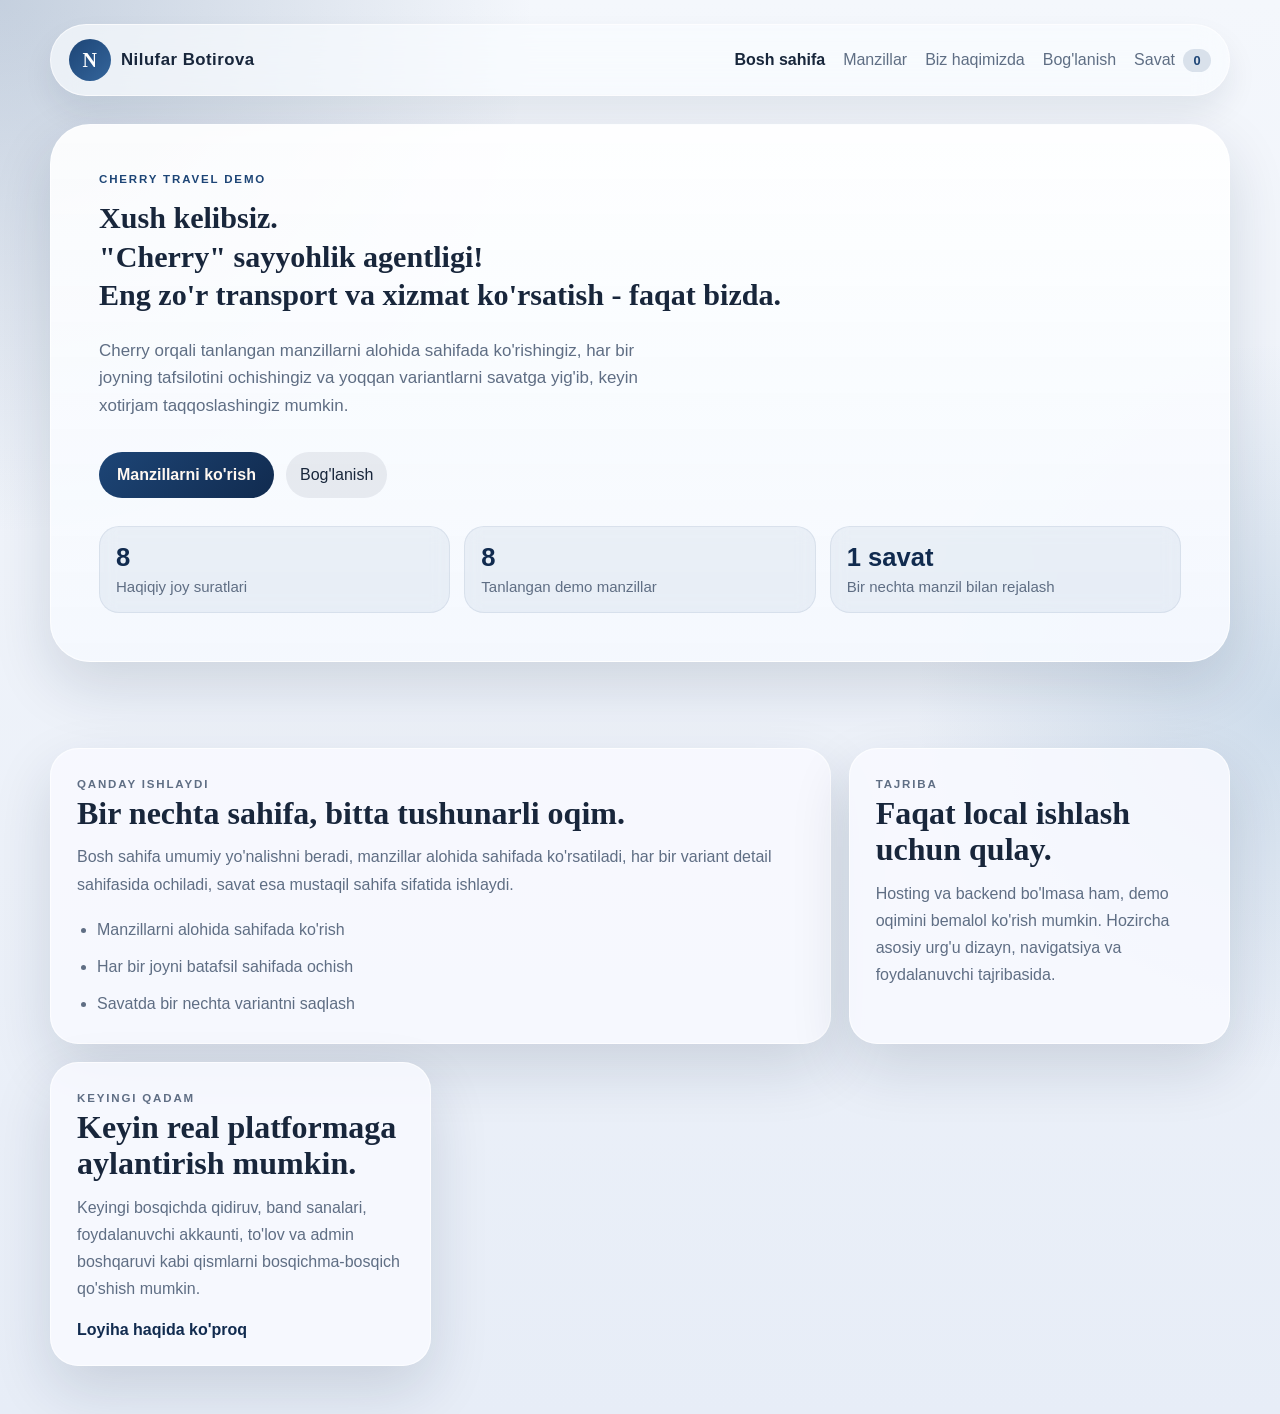
<file: index.html>
<!DOCTYPE html>
<html lang="uz">
<head>
  <meta charset="UTF-8">
  <meta name="viewport" content="width=device-width, initial-scale=1.0">
  <title>Cherry | Mahalliy Sayohat Bron Demo</title>
  <meta
    name="description"
    content="Cherry tanlangan yo'nalishlar, haqiqiy joy suratlari va oddiy savat bilan ishlaydigan mahalliy sayohat va bron demo saytidir."
  >
  <link rel="stylesheet" href="styles.css">
</head>
<body>
  <div class="page-shell">
    <header class="site-header">
      <a class="brand" href="index.html" aria-label="Cherry bosh sahifa">
        <span class="brand-mark">N</span>
        <span class="brand-text">Nilufar Botirova</span>
      </a>

      <nav class="site-nav" aria-label="Asosiy navigatsiya">
        <a href="index.html" aria-current="page">Bosh sahifa</a>
        <a href="places.html">Manzillar</a>
        <a href="about.html">Biz haqimizda</a>
        <a href="contact.html">Bog'lanish</a>
        <a href="cart.html">Savat <span id="nav-cart-count" class="nav-count">0</span></a>
      </nav>
    </header>

    <main id="top" class="home-main">
      <section class="hero home-hero">
        <div class="hero-copy home-hero-copy">
          <p class="eyebrow">Cherry Travel Demo</p>
          <h1 class="hero-title-compact">Xush kelibsiz.<br>"Cherry" sayyohlik agentligi!<br>Eng zo'r transport va xizmat ko'rsatish - faqat bizda.</h1>
          <p class="hero-text">
            Cherry orqali tanlangan manzillarni alohida sahifada ko'rishingiz, har bir joyning
            tafsilotini ochishingiz va yoqqan variantlarni savatga yig'ib, keyin xotirjam
            taqqoslashingiz mumkin.
          </p>

          <div class="hero-actions">
            <a class="primary-button" href="places.html">Manzillarni ko'rish</a>
            <a class="ghost-button" href="contact.html">Bog'lanish</a>
          </div>

          <div class="hero-stats" aria-label="Asosiy ko'rsatkichlar">
            <article>
              <strong>8</strong>
              <span>Haqiqiy joy suratlari</span>
            </article>
            <article>
              <strong>8</strong>
              <span>Tanlangan demo manzillar</span>
            </article>
            <article>
              <strong>1 savat</strong>
              <span>Bir nechta manzil bilan rejalash</span>
            </article>
          </div>
        </div>
      </section>

      <section class="home-panels" aria-label="Cherry imkoniyatlari">
        <article class="home-panel home-panel-wide">
          <p class="eyebrow">Qanday Ishlaydi</p>
          <h2 class="home-panel-title-exact">Bir nechta sahifa, bitta tushunarli oqim.</h2>
          <p>
            Bosh sahifa umumiy yo'nalishni beradi, manzillar alohida sahifada ko'rsatiladi,
            har bir variant detail sahifasida ochiladi, savat esa mustaqil sahifa sifatida ishlaydi.
          </p>
          <ul class="home-panel-list">
            <li>Manzillarni alohida sahifada ko'rish</li>
            <li>Har bir joyni batafsil sahifada ochish</li>
            <li>Savatda bir nechta variantni saqlash</li>
          </ul>
        </article>

        <article class="home-panel">
          <p class="eyebrow">Tajriba</p>
          <h2 class="home-panel-title-exact">Faqat local ishlash uchun qulay.</h2>
          <p>
            Hosting va backend bo'lmasa ham, demo oqimini bemalol ko'rish mumkin.
            Hozircha asosiy urg'u dizayn, navigatsiya va foydalanuvchi tajribasida.
          </p>
        </article>

        <article class="home-panel">
          <p class="eyebrow">Keyingi Qadam</p>
          <h2 class="home-panel-title-exact">Keyin real platformaga aylantirish mumkin.</h2>
          <p>
            Keyingi bosqichda qidiruv, band sanalari, foydalanuvchi akkaunti, to'lov va admin
            boshqaruvi kabi qismlarni bosqichma-bosqich qo'shish mumkin.
          </p>
          <a class="text-link" href="about.html">Loyiha haqida ko'proq</a>
        </article>
      </section>
    </main>
  </div>
  <script>
    const cartIds = JSON.parse(localStorage.getItem("cherry-cart-ids") || "[]");
    const navCartCount = document.getElementById("nav-cart-count");
    if (navCartCount) {
      navCartCount.textContent = String(cartIds.length);
    }
  </script>
</body>
</html>
</file>
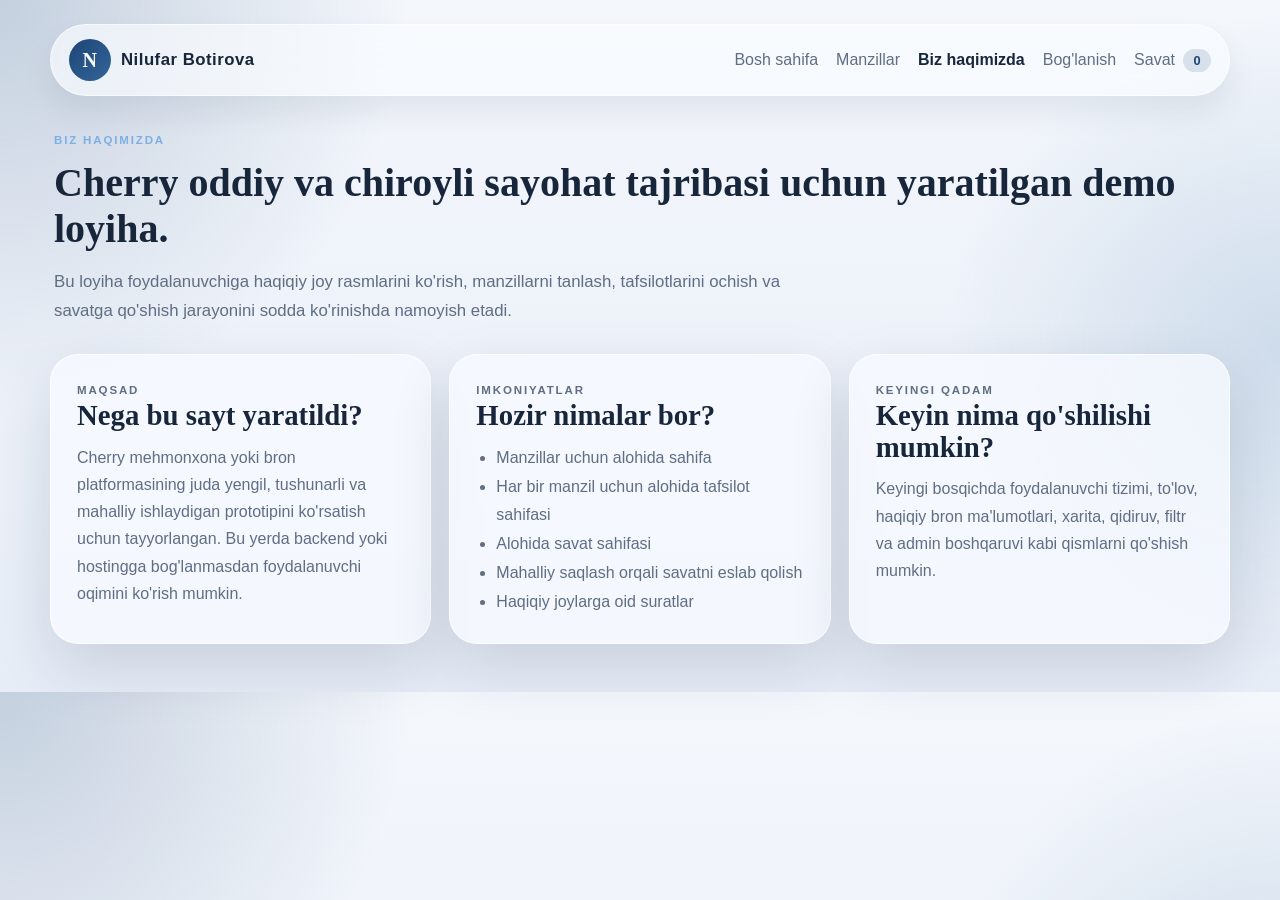
<file: about.html>
<!DOCTYPE html>
<html lang="uz">
<head>
  <meta charset="UTF-8">
  <meta name="viewport" content="width=device-width, initial-scale=1.0">
  <title>Cherry | Biz Haqimizda</title>
  <meta
    name="description"
    content="Cherry haqida ma'lumot, loyiha maqsadi va ushbu mahalliy sayohat demo saytining vazifalari."
  >
  <link rel="stylesheet" href="styles.css">
</head>
<body>
  <div class="page-shell">
    <header class="site-header">
      <a class="brand" href="index.html" aria-label="Cherry bosh sahifa">
        <span class="brand-mark">N</span>
        <span class="brand-text">Nilufar Botirova</span>
      </a>

      <nav class="site-nav" aria-label="Asosiy navigatsiya">
        <a href="index.html">Bosh sahifa</a>
        <a href="places.html">Manzillar</a>
        <a href="about.html" aria-current="page">Biz haqimizda</a>
        <a href="contact.html">Bog'lanish</a>
        <a href="cart.html">Savat <span id="nav-cart-count" class="nav-count">0</span></a>
      </nav>
    </header>

    <main class="about-page-main">
      <section class="about-hero">
        <p class="eyebrow">Biz Haqimizda</p>
        <h1 class="page-title-exact">Cherry oddiy va chiroyli sayohat tajribasi uchun yaratilgan demo loyiha.</h1>
        <p class="about-lead">
          Bu loyiha foydalanuvchiga haqiqiy joy rasmlarini ko'rish, manzillarni tanlash,
          tafsilotlarini ochish va savatga qo'shish jarayonini sodda ko'rinishda namoyish etadi.
        </p>
      </section>

      <section class="about-grid">
        <article class="about-card">
          <p class="eyebrow">Maqsad</p>
          <h2>Nega bu sayt yaratildi?</h2>
          <p>
            Cherry mehmonxona yoki bron platformasining juda yengil, tushunarli va mahalliy ishlaydigan
            prototipini ko'rsatish uchun tayyorlangan. Bu yerda backend yoki hostingga bog'lanmasdan
            foydalanuvchi oqimini ko'rish mumkin.
          </p>
        </article>

        <article class="about-card">
          <p class="eyebrow">Imkoniyatlar</p>
          <h2>Hozir nimalar bor?</h2>
          <ul class="about-list">
            <li>Manzillar uchun alohida sahifa</li>
            <li>Har bir manzil uchun alohida tafsilot sahifasi</li>
            <li>Alohida savat sahifasi</li>
            <li>Mahalliy saqlash orqali savatni eslab qolish</li>
            <li>Haqiqiy joylarga oid suratlar</li>
          </ul>
        </article>

        <article class="about-card">
          <p class="eyebrow">Keyingi Qadam</p>
          <h2>Keyin nima qo'shilishi mumkin?</h2>
          <p>
            Keyingi bosqichda foydalanuvchi tizimi, to'lov, haqiqiy bron ma'lumotlari, xarita,
            qidiruv, filtr va admin boshqaruvi kabi qismlarni qo'shish mumkin.
          </p>
        </article>
      </section>
    </main>
  </div>

  <script>
    const cartIds = JSON.parse(localStorage.getItem("cherry-cart-ids") || "[]");
    const navCartCount = document.getElementById("nav-cart-count");
    if (navCartCount) {
      navCartCount.textContent = String(cartIds.length);
    }
  </script>
</body>
</html>
</file>
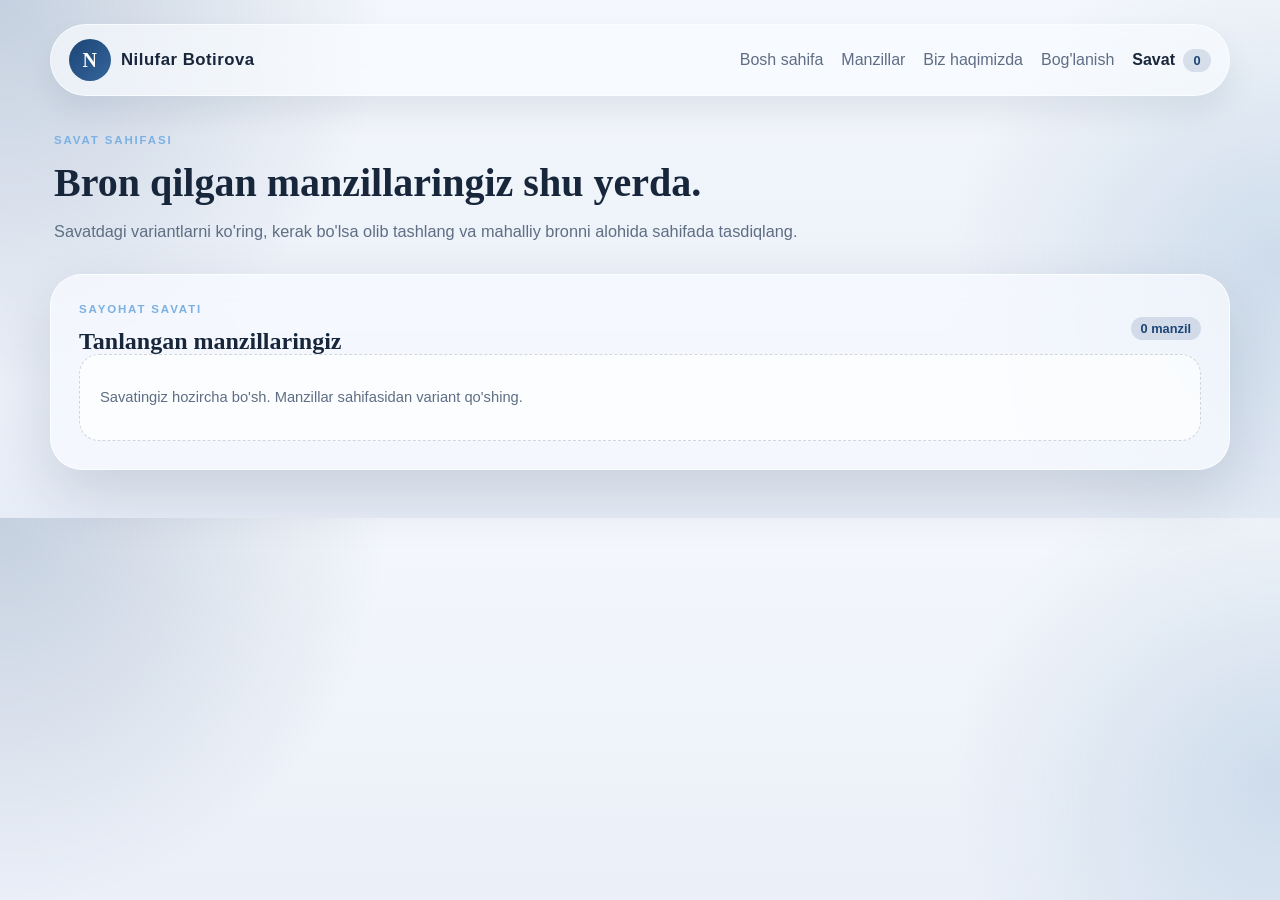
<file: cart.html>
<!DOCTYPE html>
<html lang="uz">

<head>
  <meta charset="UTF-8">
  <meta name="viewport" content="width=device-width, initial-scale=1.0">
  <title>Cherry | Savat</title>
  <meta name="description"
    content="Cherry savat sahifasida tanlangan manzillarni ko'ring, olib tashlang va mahalliy bronni tasdiqlang.">
  <link rel="stylesheet" href="styles.css">
</head>

<body>
  <div class="page-shell">
    <header class="site-header">
      <a class="brand" href="index.html" aria-label="Cherry bosh sahifa">
        <span class="brand-mark">N</span>
        <span class="brand-text">Nilufar Botirova</span>
      </a>

      <nav class="site-nav" aria-label="Asosiy navigatsiya">
        <a href="index.html">Bosh sahifa</a>
        <a href="places.html">Manzillar</a>
        <a href="about.html">Biz haqimizda</a>
        <a href="contact.html">Bog'lanish</a>
        <a href="cart.html" aria-current="page">Savat <span id="nav-cart-count" class="nav-count">0</span></a>
      </nav>
    </header>

    <main class="cart-page-main">
      <section class="cart-page-intro">
        <p class="eyebrow">Savat Sahifasi</p>
        <h1 class="page-title-exact">Bron qilgan manzillaringiz shu yerda.</h1>
        <p class="cart-page-text">
          Savatdagi variantlarni ko'ring, kerak bo'lsa olib tashlang va mahalliy bronni alohida sahifada tasdiqlang.
        </p>
      </section>

      <section class="cart-page-section">
        <div class="booking-panel booking-panel-page" aria-labelledby="booking-title">
          <div class="booking-header">
            <div>
              <p class="eyebrow">Sayohat Savati</p>
              <h2 id="booking-title">Tanlangan manzillaringiz</h2>
            </div>
            <span id="cart-count-pill" class="cart-count-pill">0 manzil</span>
          </div>

          <div id="booking-empty" class="booking-empty">
            <p>Savatingiz hozircha bo'sh. Manzillar sahifasidan variant qo'shing.</p>
          </div>

          <div id="booking-content" class="booking-content hidden">
            <div id="cart-items" class="cart-items"></div>

            <div class="booking-details">
              <div>
                <span>Tanlanganlar</span>
                <strong id="booking-count">0 manzil</strong>
              </div>
              <div>
                <span>Boshlang'ich jami</span>
                <strong id="booking-total">$0 / tuniga</strong>
              </div>
            </div>

            <div class="cart-actions">
              <button id="clear-booking" class="ghost-button" type="button">Savatni tozalash</button>
              <button id="confirm-booking" class="primary-button" type="button">Administrator orqali tasdiqlash</button>
            </div>
            <p id="booking-message" class="booking-message" role="status" aria-live="polite"></p>
          </div>
        </div>
      </section>
    </main>
  </div>

  <script src="stays-data.js"></script>
  <script src="cart.js"></script>
</body>

</html>
</file>
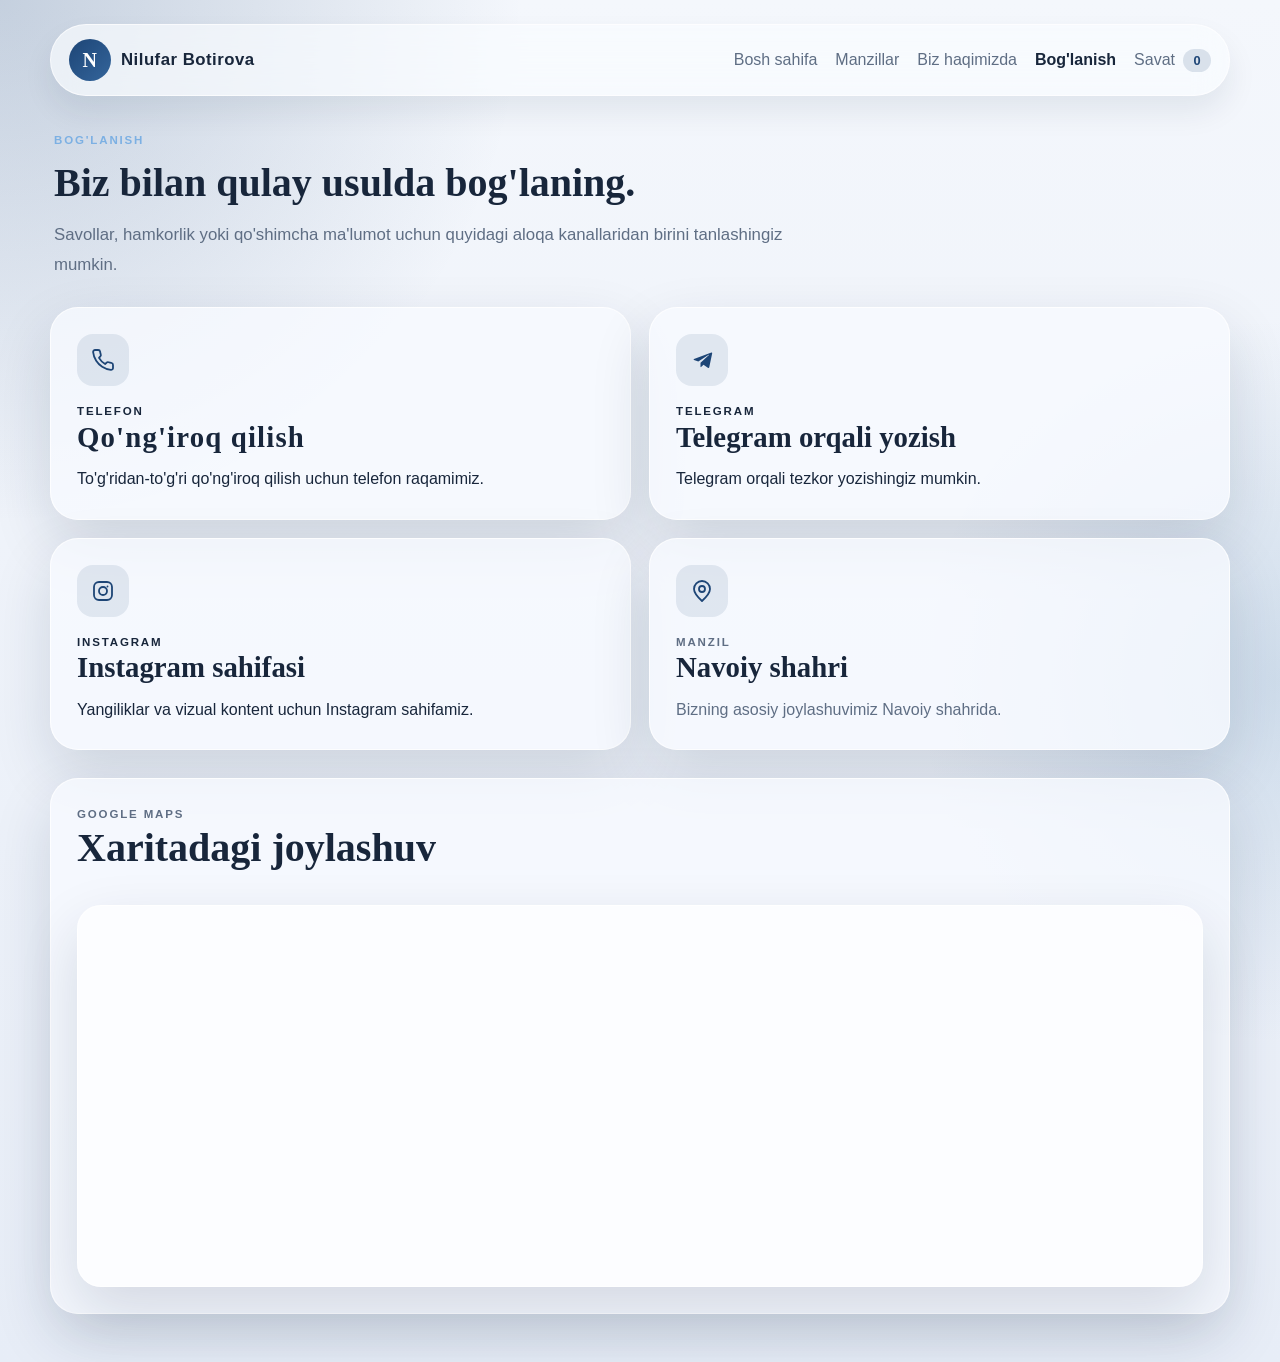
<file: contact.html>
<!DOCTYPE html>
<html lang="uz">
<head>
  <meta charset="UTF-8">
  <meta name="viewport" content="width=device-width, initial-scale=1.0">
  <title>Cherry | Bog'lanish</title>
  <meta
    name="description"
    content="Cherry bilan bog'lanish uchun telefon, Telegram, Instagram va manzil ma'lumotlari."
  >
  <link rel="stylesheet" href="styles.css">
</head>
<body>
  <div class="page-shell">
    <header class="site-header">
      <a class="brand" href="index.html" aria-label="Cherry bosh sahifa">
        <span class="brand-mark">N</span>
        <span class="brand-text">Nilufar Botirova</span>
      </a>

      <nav class="site-nav" aria-label="Asosiy navigatsiya">
        <a href="index.html">Bosh sahifa</a>
        <a href="places.html">Manzillar</a>
        <a href="about.html">Biz haqimizda</a>
        <a href="contact.html" aria-current="page">Bog'lanish</a>
        <a href="cart.html">Savat <span id="nav-cart-count" class="nav-count">0</span></a>
      </nav>
    </header>

    <main class="contact-page-main">
      <section class="contact-hero">
        <p class="eyebrow">Bog'lanish</p>
        <h1 class="page-title-exact">Biz bilan qulay usulda bog'laning.</h1>
        <p class="contact-lead">
          Savollar, hamkorlik yoki qo'shimcha ma'lumot uchun quyidagi aloqa kanallaridan birini tanlashingiz mumkin.
        </p>
      </section>

      <section class="contact-grid">
        <a class="contact-card contact-card-link" href="tel:+998901234567" aria-label="+998901234567 raqamiga qo'ng'iroq qilish">
          <span class="contact-icon" aria-hidden="true">
            <svg viewBox="0 0 24 24" fill="none" stroke="currentColor" stroke-width="1.8" stroke-linecap="round" stroke-linejoin="round">
              <path d="M22 16.92v3a2 2 0 0 1-2.18 2 19.86 19.86 0 0 1-8.63-3.07 19.5 19.5 0 0 1-6-6A19.86 19.86 0 0 1 2.12 4.18 2 2 0 0 1 4.11 2h3a2 2 0 0 1 2 1.72c.12.9.33 1.78.63 2.62a2 2 0 0 1-.45 2.11L8 9.91a16 16 0 0 0 6.09 6.09l1.46-1.29a2 2 0 0 1 2.11-.45c.84.3 1.72.51 2.62.63A2 2 0 0 1 22 16.92z"/>
            </svg>
          </span>
          <p class="eyebrow">Telefon</p>
          <h2 class="contact-phone">Qo'ng'iroq qilish</h2>
          <p>To'g'ridan-to'g'ri qo'ng'iroq qilish uchun telefon raqamimiz.</p>
        </a>

        <a class="contact-card contact-card-link" href="https://t.me/yasmina_bnsh" target="_blank" rel="noreferrer" aria-label="Telegram sahifasini ochish">
          <span class="contact-icon" aria-hidden="true">
            <svg viewBox="0 0 24 24" fill="currentColor" aria-hidden="true">
              <path d="M21.4 4.6c.4-.2.9.2.8.7l-3 14.2c-.1.4-.6.6-1 .4l-4.7-3.1-2.4 2.3c-.2.2-.6.1-.6-.3v-4l8.5-7.7c.2-.2 0-.5-.3-.3l-10.4 6.6-4.3-1.5c-.5-.2-.5-.8 0-1L21.4 4.6Z"/>
            </svg>
          </span>
          <p class="eyebrow">Telegram</p>
          <h2>Telegram orqali yozish</h2>
          <p>Telegram orqali tezkor yozishingiz mumkin.</p>
        </a>

        <a class="contact-card contact-card-link" href="https://www.instagram.com/niluwa___01/" target="_blank" rel="noreferrer" aria-label="Instagram sahifasini ochish">
          <span class="contact-icon" aria-hidden="true">
            <svg viewBox="0 0 24 24" fill="none" stroke="currentColor" stroke-width="1.8" stroke-linecap="round" stroke-linejoin="round">
              <rect x="3" y="3" width="18" height="18" rx="5"/>
              <path d="M16.5 7.5h.01"/>
              <circle cx="12" cy="12" r="4"/>
            </svg>
          </span>
          <p class="eyebrow">Instagram</p>
          <h2>Instagram sahifasi</h2>
          <p>Yangiliklar va vizual kontent uchun Instagram sahifamiz.</p>
        </a>

        <article class="contact-card">
          <span class="contact-icon" aria-hidden="true">
            <svg viewBox="0 0 24 24" fill="none" stroke="currentColor" stroke-width="1.8" stroke-linecap="round" stroke-linejoin="round">
              <path d="M20 10c0 4.7-8 12-8 12S4 14.7 4 10a8 8 0 0 1 16 0Z"/>
              <circle cx="12" cy="10" r="3"/>
            </svg>
          </span>
          <p class="eyebrow">Manzil</p>
          <h2>Navoiy shahri</h2>
          <p>Bizning asosiy joylashuvimiz Navoiy shahrida.</p>
        </article>
      </section>

      <section class="map-card">
        <div class="section-heading">
          <div>
            <p class="eyebrow">Google Maps</p>
            <h2 class="page-title-exact">Xaritadagi joylashuv</h2>
          </div>
        </div>

        <div class="map-embed-wrap">
          <iframe
            class="map-embed"
            title="Cherry joylashuvi xaritada"
            src="https://maps.google.com/maps?q=40.11186620509305,65.3690885976122&z=15&output=embed"
            loading="lazy"
            referrerpolicy="no-referrer-when-downgrade"
          ></iframe>
        </div>
      </section>
    </main>
  </div>

  <script>
    const cartIds = JSON.parse(localStorage.getItem("cherry-cart-ids") || "[]");
    const navCartCount = document.getElementById("nav-cart-count");
    if (navCartCount) {
      navCartCount.textContent = String(cartIds.length);
    }
  </script>
</body>
</html>
</file>
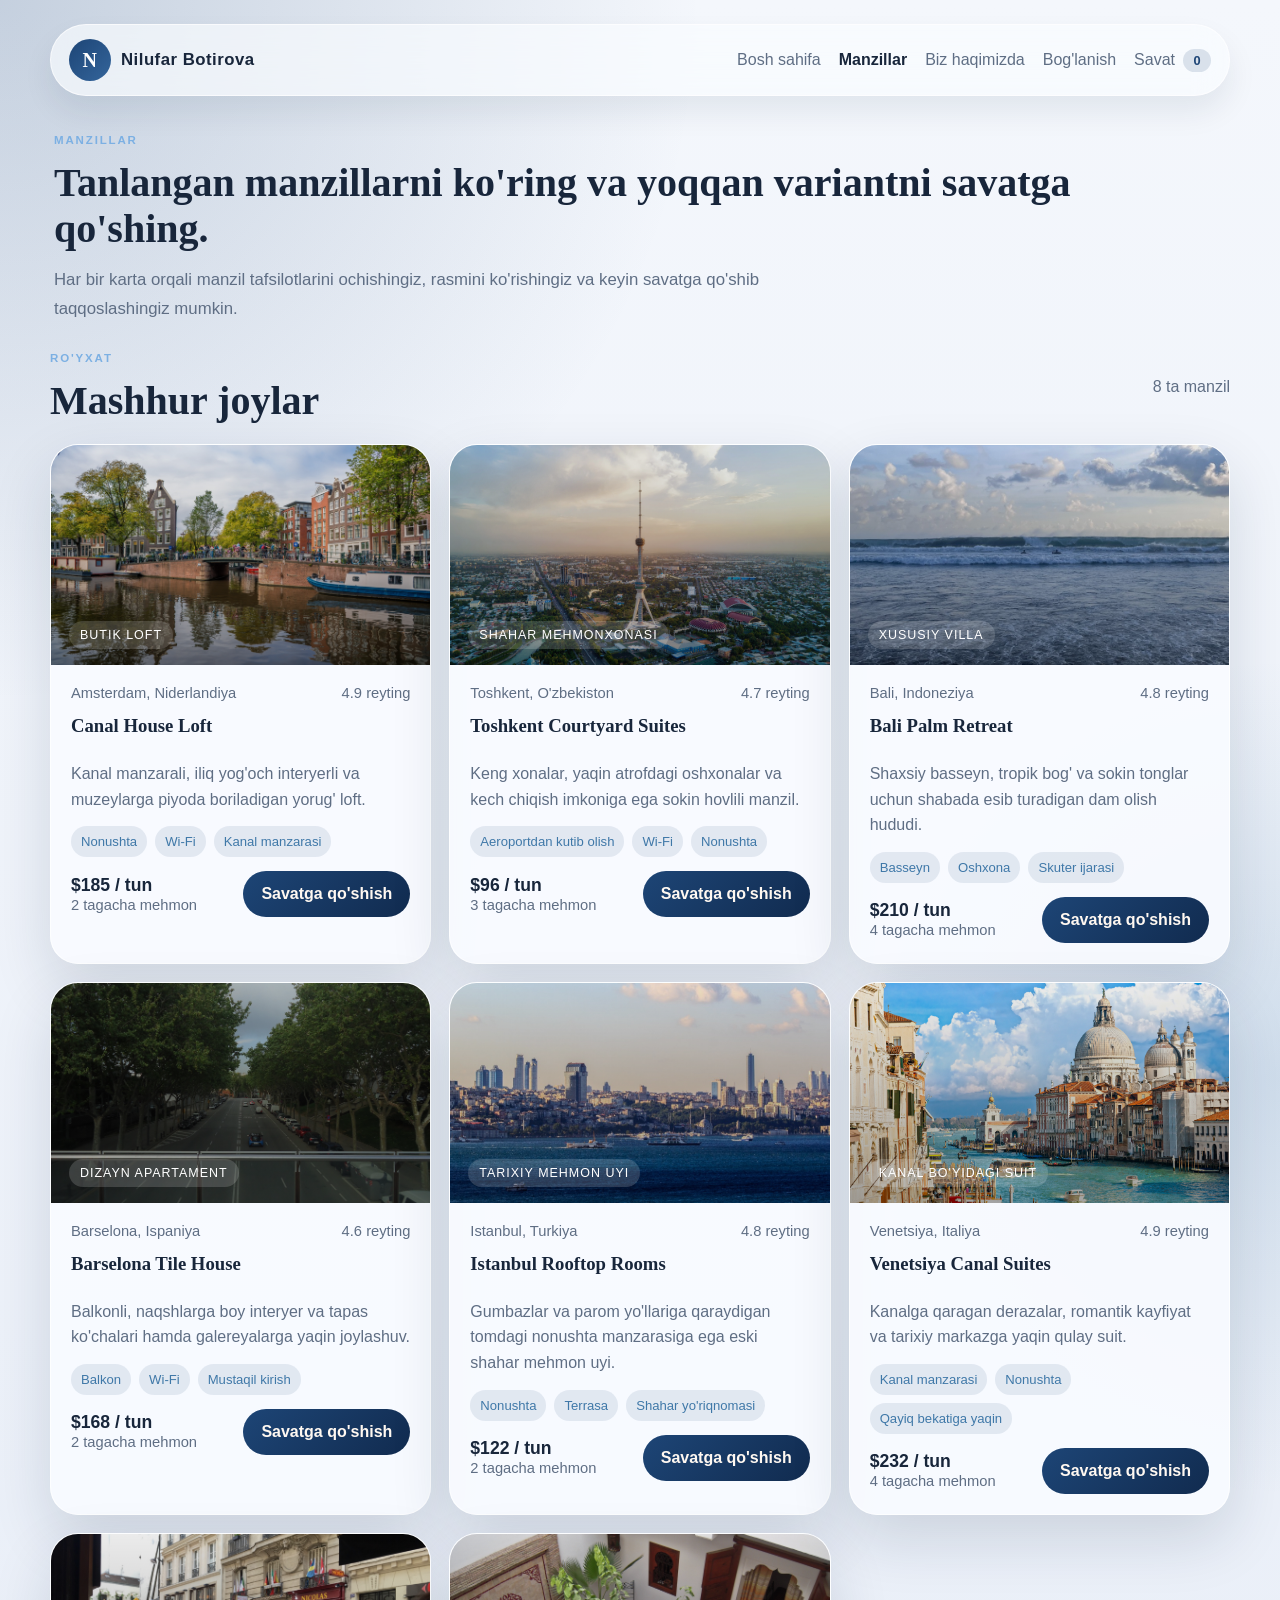
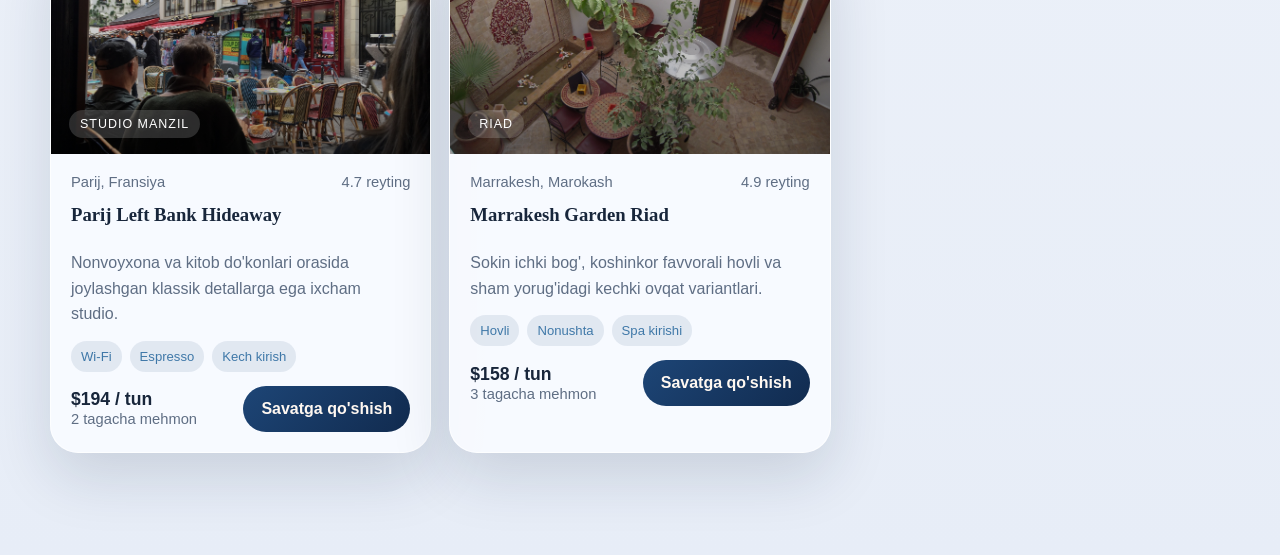
<file: places.html>
<!DOCTYPE html>
<html lang="uz">

<head>
  <meta charset="UTF-8">
  <meta name="viewport" content="width=device-width, initial-scale=1.0">
  <title>Cherry | Manzillar</title>
  <meta name="description"
    content="Cherry manzillar sahifasida tanlangan demo joylar, haqiqiy suratlar va savatga qo'shish imkonini ko'ring.">
  <link rel="stylesheet" href="styles.css">
</head>

<body>
  <div class="page-shell">
    <header class="site-header">
      <a class="brand" href="index.html" aria-label="Cherry bosh sahifa">
        <span class="brand-mark">N</span>
        <span class="brand-text">Nilufar Botirova</span>
      </a>

      <nav class="site-nav" aria-label="Asosiy navigatsiya">
        <a href="index.html">Bosh sahifa</a>
        <a href="places.html" aria-current="page">Manzillar</a>
        <a href="about.html">Biz haqimizda</a>
        <a href="contact.html">Bog'lanish</a>
        <a href="cart.html">Savat <span id="nav-cart-count" class="nav-count">0</span></a>
      </nav>
    </header>

    <main class="places-page-main">
      <section class="places-hero">
        <p class="eyebrow">Manzillar</p>
        <h1 class="page-title-exact">Tanlangan manzillarni ko'ring va yoqqan variantni savatga qo'shing.</h1>
        <p class="places-lead">
          Har bir karta orqali manzil tafsilotlarini ochishingiz, rasmini ko'rishingiz va
          keyin savatga qo'shib taqqoslashingiz mumkin.
        </p>
      </section>

      <section class="stays-section">
        <div class="section-heading stays-heading">
          <div>
            <p class="eyebrow">Ro'yxat</p>
            <h2 class="page-title-exact">Mashhur joylar</h2>
          </div>
          <p id="results-count" class="results-count">8 ta manzil</p>
        </div>

        <div id="results-grid" class="results-grid" aria-live="polite"></div>
      </section>
    </main>
  </div>

  <template id="stay-card-template">
    <article class="stay-card">
      <div class="stay-visual">
        <img class="stay-image" src="" alt="" loading="lazy">
        <span class="stay-type"></span>
      </div>
      <div class="stay-body">
        <div class="stay-meta">
          <p class="stay-location"></p>
          <span class="stay-rating"></span>
        </div>
        <h3 class="stay-name"></h3>
        <p class="stay-description"></p>
        <ul class="stay-amenities"></ul>
        <div class="stay-footer">
          <div>
            <p class="stay-price"></p>
            <span class="stay-capacity"></span>
          </div>
          <button class="primary-button stay-button" type="button">Savatga qo'shish</button>
        </div>
      </div>
    </article>
  </template>

  <script src="stays-data.js"></script>
  <script src="script.js"></script>
</body>

</html>
</file>
<file: styles.css>
:root {
  --bg: #eef2f8;
  --surface: rgba(248, 250, 255, 0.76);
  --surface-strong: #fbfcff;
  --surface-dark: #10233f;
  --text: #18263b;
  --muted: #5f6e84;
  --line: rgba(24, 38, 59, 0.12);
  --accent: #1d4576;
  --accent-dark: #112b4f;
  --teal: #3f78a8;
  --gold: #c0a06d;
  --shadow: 0 24px 60px rgba(16, 35, 63, 0.14);
}

* {
  box-sizing: border-box;
}

html {
  scroll-behavior: smooth;
}

body {
  margin: 0;
  font-family: "Trebuchet MS", "Gill Sans", sans-serif;
  color: var(--text);
  background:
    radial-gradient(circle at top left, rgba(29, 69, 118, 0.22), transparent 28%),
    radial-gradient(circle at right center, rgba(63, 120, 168, 0.18), transparent 25%),
    linear-gradient(180deg, #f4f7fc 0%, #e7edf7 100%);
}

img {
  max-width: 100%;
  display: block;
}

a {
  color: inherit;
  text-decoration: none;
}

button,
input,
select {
  font: inherit;
}

.page-shell {
  width: min(1180px, calc(100% - 32px));
  margin: 0 auto;
  padding: 24px 0 48px;
}

.site-header {
  display: flex;
  align-items: center;
  justify-content: space-between;
  gap: 16px;
  padding: 14px 18px;
  margin-bottom: 28px;
  background: rgba(250, 252, 255, 0.68);
  border: 1px solid rgba(255, 255, 255, 0.65);
  border-radius: 999px;
  backdrop-filter: blur(16px);
  box-shadow: 0 16px 30px rgba(16, 35, 63, 0.08);
}

.brand {
  display: inline-flex;
  align-items: center;
  gap: 10px;
  font-weight: 700;
  letter-spacing: 0.03em;
}

.brand-mark {
  display: grid;
  place-items: center;
  width: 42px;
  height: 42px;
  border-radius: 50%;
  background: linear-gradient(135deg, var(--accent), #34659b);
  color: #fff;
  font-family: Georgia, "Times New Roman", serif;
  font-size: 1.25rem;
}

.brand-text {
  font-size: 1.05rem;
}

.site-nav {
  display: flex;
  flex-wrap: wrap;
  gap: 18px;
  color: var(--muted);
}

.site-nav a {
  display: inline-flex;
  align-items: center;
  gap: 8px;
}

.site-nav a[aria-current="page"] {
  color: var(--text);
  font-weight: 700;
}

.site-nav a:hover,
.site-nav a:focus-visible {
  color: var(--text);
}

.nav-count,
.cart-count-pill {
  display: inline-flex;
  align-items: center;
  justify-content: center;
  min-width: 28px;
  padding: 4px 10px;
  border-radius: 999px;
  background: rgba(29, 69, 118, 0.14);
  color: var(--accent);
  font-size: 0.8rem;
  font-weight: 700;
}

.hero {
  display: grid;
  grid-template-columns: 1fr;
  gap: 24px;
  align-items: stretch;
  margin-bottom: 58px;
}

.home-hero {
  display: block;
  grid-template-columns: 1fr;
  align-items: stretch;
  width: 100%;
}

.hero-copy,
.booking-panel,
.destination-card,
.stay-card,
.detail-media,
.detail-summary,
.detail-missing {
  border: 1px solid rgba(255, 255, 255, 0.72);
  box-shadow: var(--shadow);
}

.hero-copy {
  position: relative;
  overflow: hidden;
  padding: clamp(28px, 4vw, 48px);
  border-radius: 40px;
  background:
    linear-gradient(145deg, rgba(16, 35, 63, 0.96), rgba(28, 57, 99, 0.9)),
    linear-gradient(180deg, rgba(255, 255, 255, 0.06), transparent);
  color: #fff6ec;
}

.home-hero-copy {
  display: block;
  width: 100%;
  min-width: 100%;
  max-width: 100% !important;
  margin: 0;
  justify-self: stretch;
  align-self: stretch;
  background: linear-gradient(180deg, rgba(255, 255, 255, 0.9), rgba(244, 248, 254, 0.96));
  color: var(--text);
}

.home-hero-copy::before {
  content: none;
}

.hero-copy::after {
  content: "";
  position: absolute;
  inset: auto -120px -140px auto;
  width: 260px;
  height: 260px;
  border-radius: 50%;
  background: radial-gradient(circle, rgba(63, 120, 168, 0.38), transparent 68%);
}

.home-hero-copy::after {
  content: none;
}

.eyebrow {
  margin: 0 0 14px;
  color: #7cb0e3;
  text-transform: uppercase;
  letter-spacing: 0.16em;
  font-size: 0.72rem;
  font-weight: 700;
}

.hero h1,
.section-heading h2,
.booking-header h2,
.cart-page-intro h1,
.detail-title,
.detail-block h2 {
  margin: 0;
  font-family: Georgia, "Times New Roman", serif;
  line-height: 1.02;
}

.hero h1 {
  max-width: 11ch;
  font-size: clamp(3rem, 7vw, 5.3rem);
}

.home-hero-copy .eyebrow {
  color: var(--accent);
}

.hero-title-compact {
  max-width: 100%;
  font-size: clamp(1.55rem, 2.35vw, 2.2rem) !important;
  line-height: 1.28 !important;
}

.home-hero-copy .hero-title-compact {
  max-width: 100% !important;
  width: 100%;
}

.hero-text {
  max-width: 560px;
  margin: 22px 0 32px;
  color: rgba(255, 246, 236, 0.82);
  font-size: 1.06rem;
  line-height: 1.65;
}

.home-hero-copy .hero-text {
  color: var(--muted);
}

.hero-actions {
  display: flex;
  flex-wrap: wrap;
  gap: 12px;
  margin-bottom: 28px;
}

.hero-stats {
  display: grid;
  grid-template-columns: repeat(3, minmax(0, 1fr));
  gap: 14px;
}

.hero-stats article {
  padding: 16px;
  border-radius: 20px;
  background: rgba(255, 255, 255, 0.08);
  backdrop-filter: blur(8px);
}

.home-hero-copy .hero-stats article {
  background: rgba(29, 69, 118, 0.06);
  border: 1px solid rgba(29, 69, 118, 0.08);
}

.hero-stats strong {
  display: block;
  margin-bottom: 6px;
  font-size: 1.6rem;
}

.home-hero-copy .hero-stats strong {
  color: var(--accent-dark);
}

.hero-stats span {
  color: rgba(255, 246, 236, 0.76);
  font-size: 0.94rem;
}

.home-hero-copy .hero-stats span {
  color: var(--muted);
}

.booking-panel,
.detail-summary,
.detail-missing {
  padding: 28px;
  border-radius: 32px;
  background: var(--surface);
  backdrop-filter: blur(18px);
}

.card-topline {
  width: 80px;
  height: 6px;
  margin-bottom: 22px;
  border-radius: 999px;
  background: linear-gradient(90deg, var(--accent), #5c88b7);
}

.back-link {
  display: inline-flex;
  width: fit-content;
}

.stay-card-clickable,
.cart-item-clickable {
  cursor: pointer;
}

.home-main,
.places-page-main,
.cart-page-main,
.detail-page-main,
.about-page-main,
.contact-page-main {
  display: grid;
  gap: 28px;
}

.home-panels {
  display: grid;
  grid-template-columns: repeat(3, minmax(0, 1fr));
  gap: 18px;
}

.home-panel {
  padding: 26px;
  border: 1px solid rgba(255, 255, 255, 0.72);
  border-radius: 28px;
  background: rgba(248, 250, 255, 0.86);
  box-shadow: var(--shadow);
}

.home-panel-wide {
  grid-column: span 2;
}

.home-panel h2,
.places-hero h1 {
  margin: 0 0 12px;
  font-family: Georgia, "Times New Roman", serif;
  font-size: clamp(2rem, 4vw, 3.25rem);
  line-height: 1.06;
}

.home-panel-title-exact {
  font-size: 2rem !important;
  line-height: 1.14 !important;
}

.page-title-exact {
  display: block;
  width: 100%;
  max-width: 100% !important;
  font-size: 2.5rem !important;
  line-height: 1.16 !important;
}

.home-panel p {
  margin: 0;
  color: var(--muted);
  line-height: 1.7;
}

.home-panel-list {
  display: grid;
  gap: 10px;
  margin: 18px 0 0;
  padding-left: 20px;
  color: var(--muted);
  line-height: 1.7;
}

.text-link {
  display: inline-flex;
  margin-top: 18px;
  color: var(--accent-dark);
  font-weight: 700;
}

.places-hero {
  padding: 10px 4px 0;
}

.places-hero h1 {
  max-width: 14ch;
}

.places-lead {
  max-width: 760px;
  margin: 0;
  color: var(--muted);
  line-height: 1.75;
  font-size: 1.05rem;
}

.about-hero {
  padding: 10px 4px 0;
}

.contact-hero {
  padding: 10px 4px 0;
}

.about-hero h1 {
  max-width: 16ch;
  margin: 0 0 14px;
  font-family: Georgia, "Times New Roman", serif;
  font-size: clamp(2.5rem, 5vw, 4.2rem);
  line-height: 1.04;
}

.contact-hero h1 {
  max-width: 14ch;
  margin: 0 0 14px;
  font-family: Georgia, "Times New Roman", serif;
  font-size: clamp(2.5rem, 5vw, 4.2rem);
  line-height: 1.04;
}

.about-lead {
  max-width: 760px;
  margin: 0;
  color: var(--muted);
  line-height: 1.75;
  font-size: 1.05rem;
}

.contact-lead {
  max-width: 760px;
  margin: 0;
  color: var(--muted);
  line-height: 1.75;
  font-size: 1.05rem;
}

.about-grid {
  display: grid;
  grid-template-columns: repeat(3, minmax(0, 1fr));
  gap: 18px;
}

.contact-grid {
  display: grid;
  grid-template-columns: repeat(2, minmax(0, 1fr));
  gap: 18px;
}

.about-card {
  padding: 26px;
  border: 1px solid rgba(255, 255, 255, 0.72);
  border-radius: 28px;
  background: rgba(248, 250, 255, 0.78);
  box-shadow: var(--shadow);
}

.contact-card,
.map-card {
  padding: 26px;
  border: 1px solid rgba(255, 255, 255, 0.72);
  border-radius: 28px;
  background: rgba(248, 250, 255, 0.78);
  box-shadow: var(--shadow);
}

.contact-card-link {
  display: block;
  transition: transform 160ms ease, box-shadow 160ms ease, border-color 160ms ease;
}

.contact-card-link:hover,
.contact-card-link:focus-visible {
  transform: translateY(-2px);
  border-color: rgba(29, 69, 118, 0.2);
  box-shadow: 0 24px 60px rgba(16, 35, 63, 0.18);
}

.contact-icon {
  display: inline-grid;
  place-items: center;
  width: 52px;
  height: 52px;
  margin-bottom: 16px;
  border-radius: 16px;
  background: rgba(29, 69, 118, 0.1);
  color: var(--accent);
}

.contact-icon svg {
  width: 24px;
  height: 24px;
}

.about-card h2 {
  margin: 0 0 12px;
  font-family: Georgia, "Times New Roman", serif;
  font-size: 1.8rem;
  line-height: 1.1;
}

.contact-card h2,
.map-card h2 {
  margin: 0 0 12px;
  font-family: Georgia, "Times New Roman", serif;
  font-size: 1.8rem;
  line-height: 1.1;
}

.contact-phone {
  font-family: "Helvetica Neue", "Avenir Next", "Segoe UI", sans-serif;
  font-weight: 700;
  letter-spacing: 0.04em;
}

.about-card p {
  margin: 0;
  color: var(--muted);
  line-height: 1.7;
}

.contact-card p,
.map-card p {
  margin: 0;
  color: var(--muted);
  line-height: 1.7;
}

.contact-card a,
.map-card a:not(.primary-button) {
  color: var(--accent-dark);
}

.contact-card-link h2,
.contact-card-link p {
  color: inherit;
}

.map-coordinates {
  display: grid;
  gap: 16px;
}

.map-embed-wrap {
  margin-top: 22px;
  overflow: hidden;
  border: 1px solid rgba(255, 255, 255, 0.72);
  border-radius: 24px;
  background: rgba(255, 255, 255, 0.7);
  box-shadow: var(--shadow);
}

.map-embed {
  display: block;
  width: 100%;
  height: 380px;
  border: 0;
}

.about-list {
  margin: 0;
  padding-left: 20px;
  color: var(--muted);
  line-height: 1.8;
}

.cart-page-intro {
  padding: 10px 4px 0;
}

.cart-page-intro h1 {
  margin-bottom: 12px;
  font-size: clamp(2.4rem, 5vw, 4rem);
}

.cart-page-text,
.detail-location,
.detail-description,
.detail-note {
  margin: 0;
  color: var(--muted);
  line-height: 1.7;
  font-size: 1.02rem;
}

.detail-layout {
  display: grid;
  grid-template-columns: 1.05fr 0.95fr;
  gap: 24px;
  align-items: start;
}

.detail-media {
  overflow: hidden;
  border-radius: 32px;
}

.detail-image {
  width: 100%;
  min-height: 420px;
  height: 100%;
  object-fit: cover;
}

.detail-title {
  margin-bottom: 10px;
  font-size: clamp(2.2rem, 5vw, 3.6rem);
  line-height: 1.03;
}

.detail-pills {
  display: flex;
  flex-wrap: wrap;
  gap: 10px;
  margin: 22px 0;
}

.detail-pill {
  display: inline-flex;
  padding: 9px 12px;
  border-radius: 999px;
  background: rgba(29, 69, 118, 0.1);
  color: var(--accent);
  font-size: 0.9rem;
  font-weight: 700;
}

.detail-pill-strong {
  background: rgba(17, 43, 79, 0.12);
}

.detail-block {
  margin-top: 24px;
}

.detail-block h2 {
  margin-bottom: 12px;
  font-size: 1.5rem;
}

.detail-amenities {
  display: flex;
  flex-wrap: wrap;
  gap: 10px;
  padding: 0;
  margin: 0;
  list-style: none;
}

.detail-amenities li {
  padding: 10px 12px;
  border-radius: 999px;
  background: rgba(29, 69, 118, 0.1);
  color: var(--teal);
  font-size: 0.9rem;
}

.detail-actions {
  display: flex;
  gap: 12px;
  margin-top: 28px;
}

input,
select {
  width: 100%;
  padding: 14px 16px;
  border: 1px solid var(--line);
  border-radius: 14px;
  background: rgba(255, 255, 255, 0.78);
  color: var(--text);
}

input:focus,
select:focus,
button:focus {
  outline: 2px solid rgba(29, 69, 118, 0.22);
  outline-offset: 2px;
}

.primary-button,
.ghost-button,
.cart-remove {
  display: inline-flex;
  align-items: center;
  justify-content: center;
  border: 0;
  border-radius: 999px;
  cursor: pointer;
  transition: transform 160ms ease, background 160ms ease, color 160ms ease;
}

.primary-button {
  padding: 14px 18px;
  background: linear-gradient(135deg, var(--accent), var(--accent-dark));
  color: #fff8f1;
  font-weight: 700;
}

.primary-button:hover,
.primary-button:focus-visible,
.cart-remove:hover,
.cart-remove:focus-visible {
  transform: translateY(-1px);
}

.primary-button.is-added {
  background: linear-gradient(135deg, #3a6d9f, #234b79);
}

.ghost-button,
.cart-remove {
  padding: 10px 14px;
  background: rgba(16, 35, 63, 0.08);
  color: var(--text);
}

.booking-message,
.results-count {
  margin: 0;
  min-height: 1.2em;
  color: var(--muted);
}

.discover-section,
.stays-section {
  margin-bottom: 54px;
}

.section-heading {
  display: flex;
  align-items: end;
  justify-content: space-between;
  gap: 16px;
  margin-bottom: 20px;
}

.section-heading h2 {
  font-size: clamp(2rem, 4vw, 3.25rem);
}

.destination-grid {
  display: grid;
  grid-template-columns: repeat(4, minmax(0, 1fr));
  gap: 18px;
}

.destination-card {
  position: relative;
  overflow: hidden;
  min-height: 250px;
  border-radius: 28px;
}

.destination-card::after {
  content: "";
  position: absolute;
  inset: 0;
  background: linear-gradient(180deg, rgba(10, 23, 40, 0.08), rgba(10, 24, 43, 0.72));
}

.destination-image {
  position: absolute;
  inset: 0;
  width: 100%;
  height: 100%;
  object-fit: cover;
}

.destination-content {
  position: relative;
  z-index: 1;
  display: flex;
  flex-direction: column;
  justify-content: end;
  height: 100%;
  padding: 26px;
  color: #fff8f1;
}

.destination-card h3,
.stay-name,
.cart-item-copy h3 {
  margin: 0 0 10px;
  font-family: Georgia, "Times New Roman", serif;
}

.destination-card p,
.stay-description {
  margin: 0;
  line-height: 1.6;
}

.destination-tag {
  display: inline-block;
  width: fit-content;
  margin-bottom: 18px;
  padding: 7px 11px;
  border-radius: 999px;
  background: rgba(255, 255, 255, 0.18);
  font-size: 0.78rem;
  letter-spacing: 0.08em;
  text-transform: uppercase;
}

.stays-heading {
  align-items: center;
}

.results-grid {
  display: grid;
  grid-template-columns: repeat(3, minmax(0, 1fr));
  gap: 18px;
}

.stay-card {
  overflow: hidden;
  border-radius: 28px;
  background: rgba(249, 251, 255, 0.9);
  transition: transform 180ms ease, box-shadow 180ms ease;
}

.stay-card-clickable:hover,
.stay-card-clickable:focus-visible,
.cart-item-clickable:hover,
.cart-item-clickable:focus-visible {
  transform: translateY(-3px);
}

.stay-visual {
  position: relative;
  min-height: 220px;
  overflow: hidden;
}

.stay-visual::after {
  content: "";
  position: absolute;
  inset: 0;
  background: linear-gradient(180deg, rgba(0, 0, 0, 0.08), rgba(0, 0, 0, 0.36));
}

.stay-image {
  width: 100%;
  height: 220px;
  object-fit: cover;
}

.stay-type {
  position: absolute;
  left: 18px;
  bottom: 16px;
  z-index: 1;
  display: inline-flex;
  padding: 7px 11px;
  border-radius: 999px;
  background: rgba(255, 255, 255, 0.16);
  color: #fff;
  font-size: 0.78rem;
  text-transform: uppercase;
  letter-spacing: 0.08em;
}

.stay-body {
  display: grid;
  gap: 14px;
  padding: 20px;
}

.stay-meta,
.stay-footer,
.booking-header,
.cart-actions,
.cart-item {
  display: flex;
  align-items: center;
  justify-content: space-between;
  gap: 14px;
}

.stay-location,
.stay-rating,
.stay-capacity,
.booking-details span,
.cart-item-meta,
.booking-empty {
  color: var(--muted);
  font-size: 0.92rem;
}

.stay-location,
.stay-price {
  margin: 0;
}

.stay-description {
  color: var(--muted);
}

.stay-amenities {
  display: flex;
  flex-wrap: wrap;
  gap: 8px;
  padding: 0;
  margin: 0;
  list-style: none;
}

.stay-amenities li {
  padding: 8px 10px;
  border-radius: 999px;
  background: rgba(29, 69, 118, 0.1);
  color: var(--teal);
  font-size: 0.82rem;
}

.stay-price {
  font-weight: 700;
  font-size: 1.1rem;
}

.booking-panel {
  position: sticky;
  bottom: 20px;
}

.booking-panel.booking-panel-page {
  position: static;
}

.booking-empty {
  padding: 20px;
  border: 1px dashed rgba(31, 42, 44, 0.18);
  border-radius: 20px;
  background: rgba(255, 255, 255, 0.58);
}

.booking-content {
  display: grid;
  gap: 18px;
}

.booking-content.hidden,
.hidden {
  display: none;
}

.cart-items {
  display: grid;
  gap: 12px;
  max-height: 360px;
  overflow-y: auto;
}

.cart-item {
  align-items: flex-start;
  padding: 12px;
  border-radius: 20px;
  background: rgba(255, 255, 255, 0.68);
}

.cart-item-main {
  display: flex;
  gap: 12px;
}

.cart-item-image {
  width: 84px;
  height: 84px;
  border-radius: 16px;
  object-fit: cover;
  flex-shrink: 0;
}

.cart-item-copy {
  display: grid;
  gap: 5px;
}

.cart-item-copy h3,
.cart-item-copy p {
  margin: 0;
}

.cart-item-copy h3 {
  font-size: 1.05rem;
}

.cart-item-price {
  font-weight: 700;
  color: var(--text);
}

.booking-details {
  display: grid;
  grid-template-columns: repeat(2, minmax(0, 1fr));
  gap: 14px;
}

.booking-details div {
  padding: 14px;
  border-radius: 18px;
  background: rgba(255, 255, 255, 0.68);
}

.booking-details strong {
  display: block;
  margin-top: 4px;
  font-size: 1.02rem;
}

@media (max-width: 980px) {

  .hero,
  .detail-layout,
  .home-panels,
  .about-grid,
  .contact-grid,
  .destination-grid,
  .results-grid {
    grid-template-columns: 1fr 1fr;
  }

  .page-shell {
    width: min(100% - 28px, 100%);
  }

  .site-header {
    border-radius: 30px;
    align-items: flex-start;
  }

  .site-nav {
    justify-content: flex-start;
  }

  .brand {
    width: 100%;
  }

  .hero-stats {
    grid-template-columns: repeat(3, minmax(0, 1fr));
  }

  .booking-panel,
  .detail-summary,
  .detail-missing,
  .contact-card,
  .map-card,
  .about-card {
    border-radius: 26px;
  }

  .home-panel-wide {
    grid-column: span 1;
  }

  .hero h1 {
    max-width: 13ch;
  }

  .hero-title-compact {
    max-width: 100%;
    font-size: 1.8rem !important;
  }

  .page-title-exact {
    font-size: 2rem !important;
    line-height: 1.18 !important;
  }

  .places-lead,
  .about-lead,
  .contact-lead,
  .hero-text {
    max-width: 100%;
  }

  .cart-item-main {
    align-items: flex-start;
  }
}

@media (max-width: 700px) {
  .page-shell {
    width: min(100% - 20px, 100%);
  }

  .site-header,
  .section-heading,
  .stay-meta,
  .stay-footer,
  .booking-header,
  .cart-actions {
    flex-direction: column;
    align-items: flex-start;
  }

  .site-nav {
    display: grid;
    grid-template-columns: 1fr 1fr;
    width: 100%;
    gap: 10px;
  }

  .site-nav a {
    width: 100%;
    min-height: 44px;
    padding: 10px 12px;
    justify-content: center;
    border-radius: 16px;
    background: rgba(255, 255, 255, 0.52);
  }

  .hero-copy,
  .home-panel,
  .booking-panel,
  .detail-summary,
  .detail-missing,
  .contact-card,
  .map-card,
  .about-card {
    padding: 22px;
  }

  .hero-stats,
  .detail-layout,
  .home-panels,
  .about-grid,
  .contact-grid,
  .destination-grid,
  .results-grid,
  .booking-details {
    grid-template-columns: 1fr;
  }

  .site-header {
    padding: 16px;
    border-radius: 24px;
  }

  .hero h1,
  .section-heading h2,
  .home-panel h2,
  .places-hero h1 {
    max-width: none;
    font-size: clamp(2.2rem, 13vw, 3.5rem);
  }

  .home-panel-title-exact {
    font-size: 1.45rem !important;
    line-height: 1.22 !important;
  }

  .page-title-exact {
    font-size: 1.55rem !important;
    line-height: 1.24 !important;
  }

  .hero-title-compact {
    max-width: 100%;
    font-size: 1.38rem !important;
    line-height: 1.34 !important;
  }

  .cart-item-main {
    width: 100%;
  }

  .detail-image {
    min-height: 280px;
  }

  .detail-actions {
    flex-direction: column;
    align-items: flex-start;
  }

  .detail-actions .primary-button,
  .detail-actions .ghost-button {
    width: 100%;
  }

  .hero-actions {
    width: 100%;
  }

  .hero-actions .primary-button,
  .hero-actions .ghost-button {
    width: 100%;
  }

  .hero-stats {
    gap: 12px;
  }

  .hero-stats article {
    padding: 14px;
  }

  .section-heading {
    align-items: flex-start;
  }

  .results-count {
    width: 100%;
  }

  .cart-item {
    display: grid;
    gap: 14px;
  }

  .cart-item-main {
    width: 100%;
  }

  .cart-remove {
    width: 100%;
  }

  .booking-details {
    gap: 12px;
  }

  .booking-details div {
    padding: 12px;
  }

  .map-embed {
    height: 300px;
  }
}

@media (max-width: 520px) {
  .brand-text {
    font-size: 0.96rem;
  }

  .site-nav {
    grid-template-columns: 1fr;
  }

  .hero-copy,
  .home-panel,
  .booking-panel,
  .detail-summary,
  .detail-missing,
  .contact-card,
  .map-card,
  .about-card {
    border-radius: 22px;
  }

  .hero-title-compact {
    font-size: 1.24rem !important;
    line-height: 1.34 !important;
  }

  .page-title-exact {
    font-size: 1.35rem !important;
    line-height: 1.24 !important;
  }

  .home-panel-title-exact {
    font-size: 1.32rem !important;
  }

  .hero-text,
  .places-lead,
  .about-lead,
  .contact-lead,
  .cart-page-text,
  .detail-location,
  .detail-description,
  .detail-note {
    font-size: 0.97rem;
  }

  .hero-stats {
    grid-template-columns: 1fr;
  }

  .stay-visual,
  .stay-image {
    height: 200px;
    min-height: 200px;
  }

  .cart-item-main {
    flex-direction: column;
  }

  .cart-item-image {
    width: 100%;
    height: 180px;
  }

  .map-embed {
    height: 260px;
  }
}
</file>
